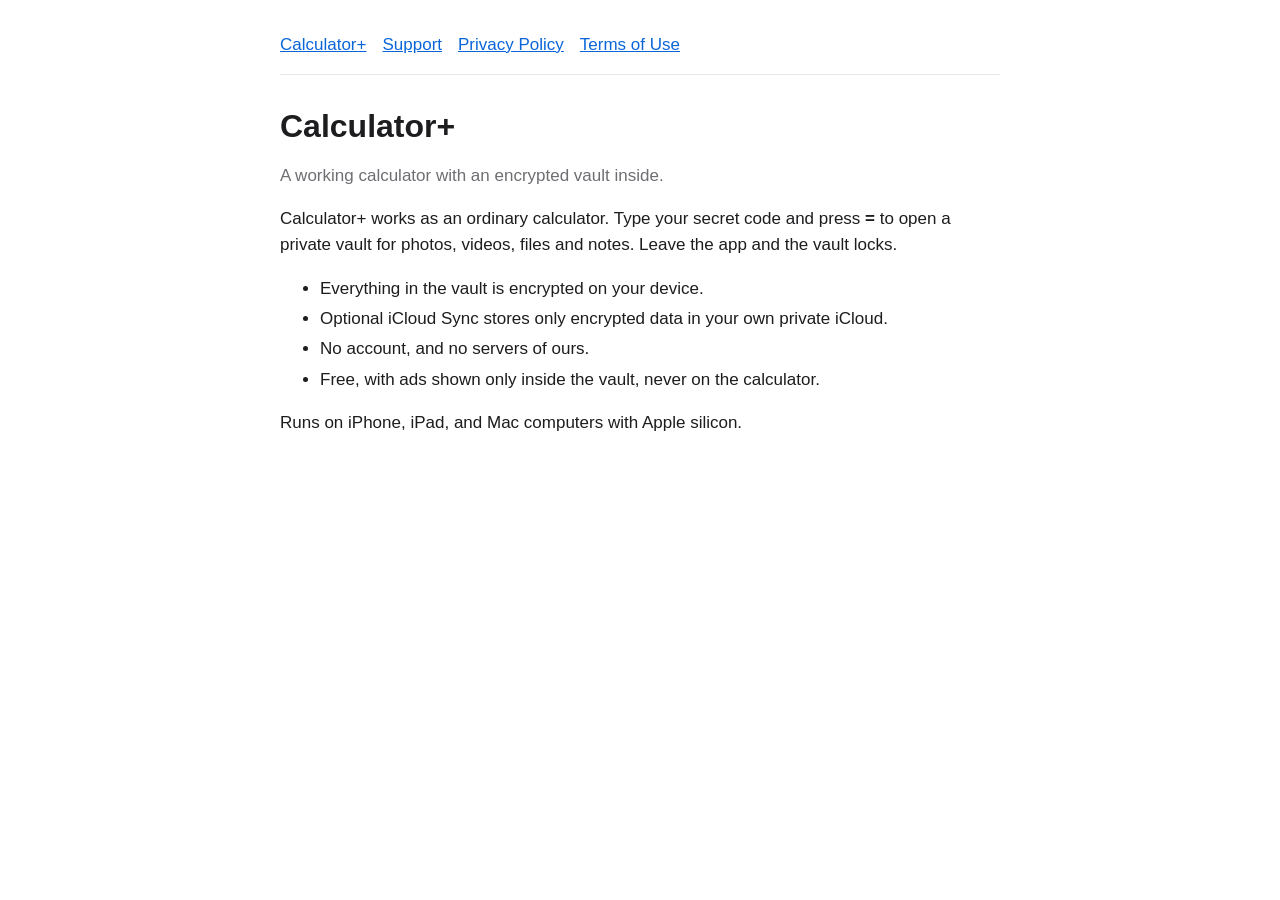
<file: index.html>
<!doctype html>
<html lang="en">
  <head>
    <meta charset="utf-8" />
    <meta name="viewport" content="width=device-width, initial-scale=1" />
    <title>Calculator+</title>
    <link rel="stylesheet" href="style.css" />
  </head>
  <body>
    <main>
      <nav>
        <a href="./">Calculator+</a><a href="support.html">Support</a
        ><a href="privacy.html">Privacy Policy</a
        ><a href="terms.html">Terms of Use</a>
      </nav>

      <h1>Calculator+</h1>
      <p class="muted">A working calculator with an encrypted vault inside.</p>

      <p>
        Calculator+ works as an ordinary calculator. Type your secret code and
        press <strong>=</strong> to open a private vault for photos, videos,
        files and notes. Leave the app and the vault locks.
      </p>

      <ul>
        <li>Everything in the vault is encrypted on your device.</li>
        <li>
          Optional iCloud Sync stores only encrypted data in your own private
          iCloud.
        </li>
        <li>No account, and no servers of ours.</li>
        <li>
          Free, with ads shown only inside the vault, never on the calculator.
        </li>
      </ul>

      <p>Runs on iPhone, iPad, and Mac computers with Apple silicon.</p>
    </main>
  </body>
</html>
</file>
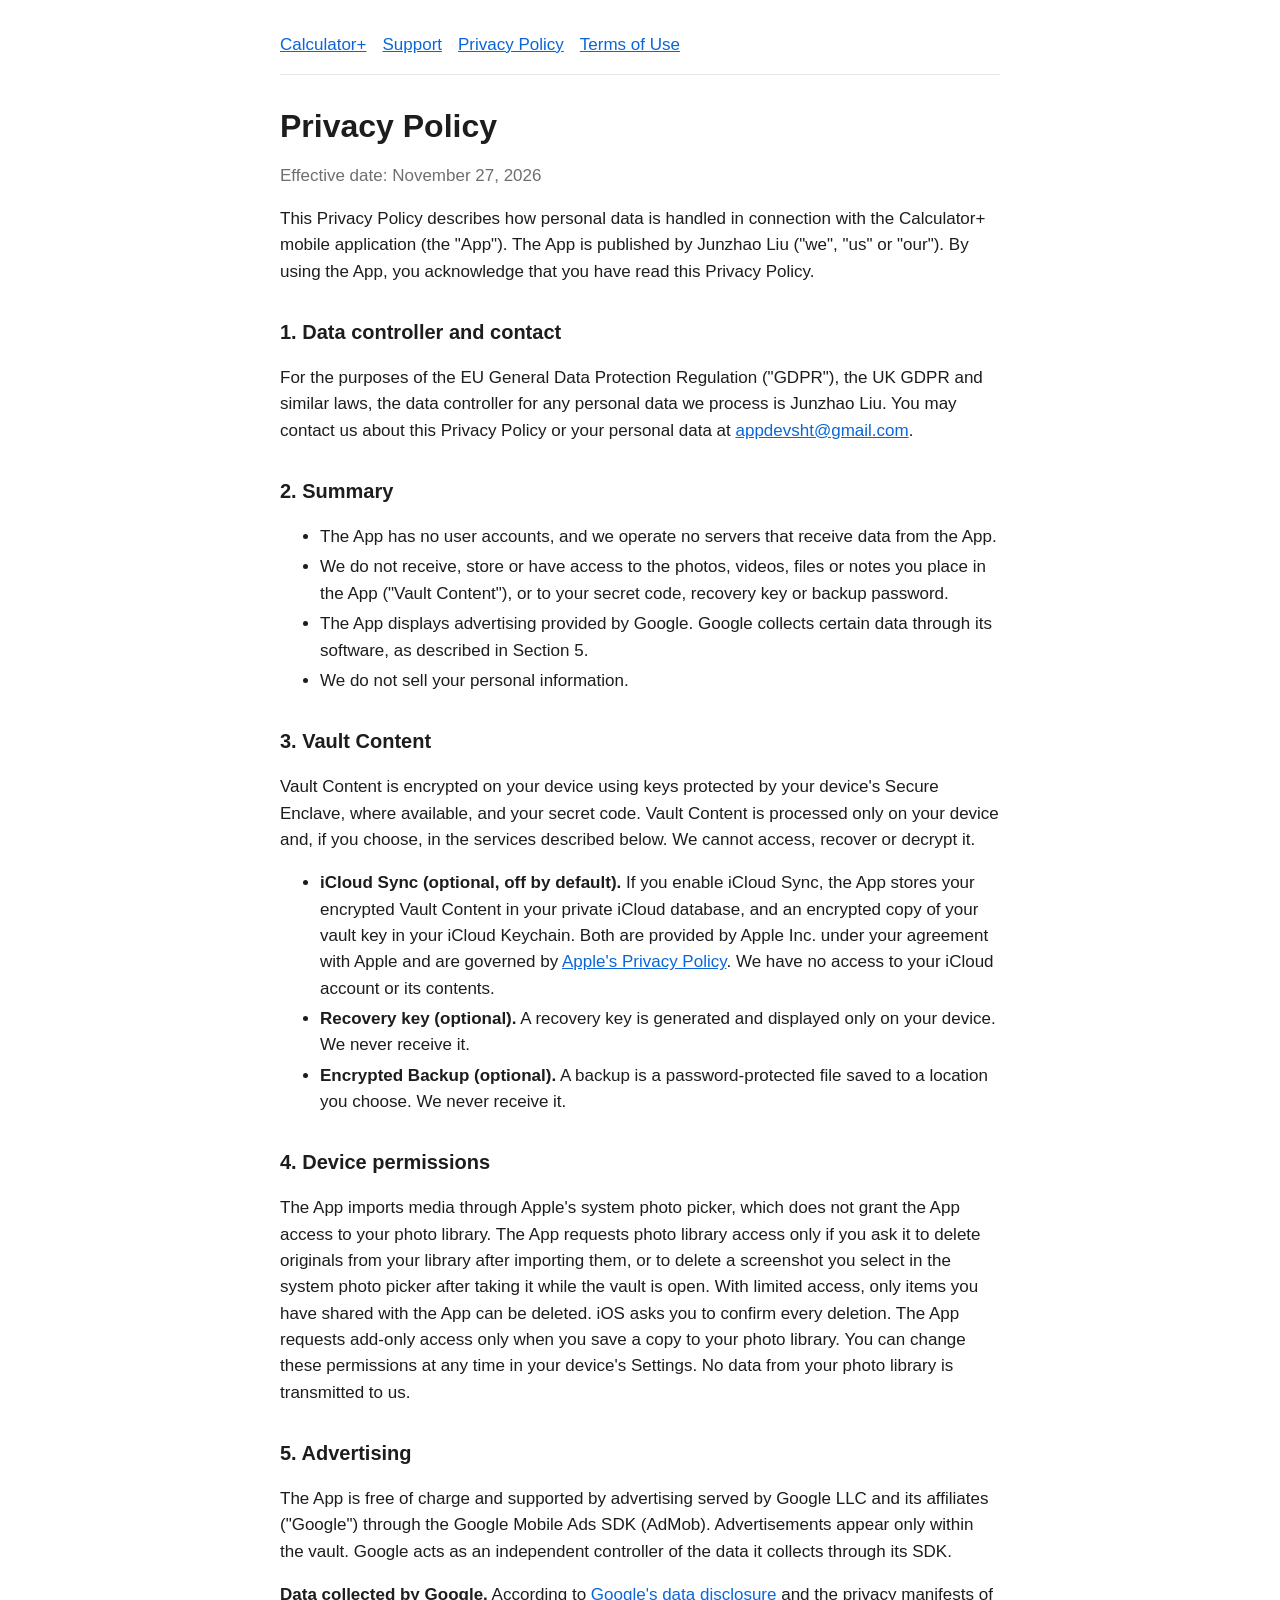
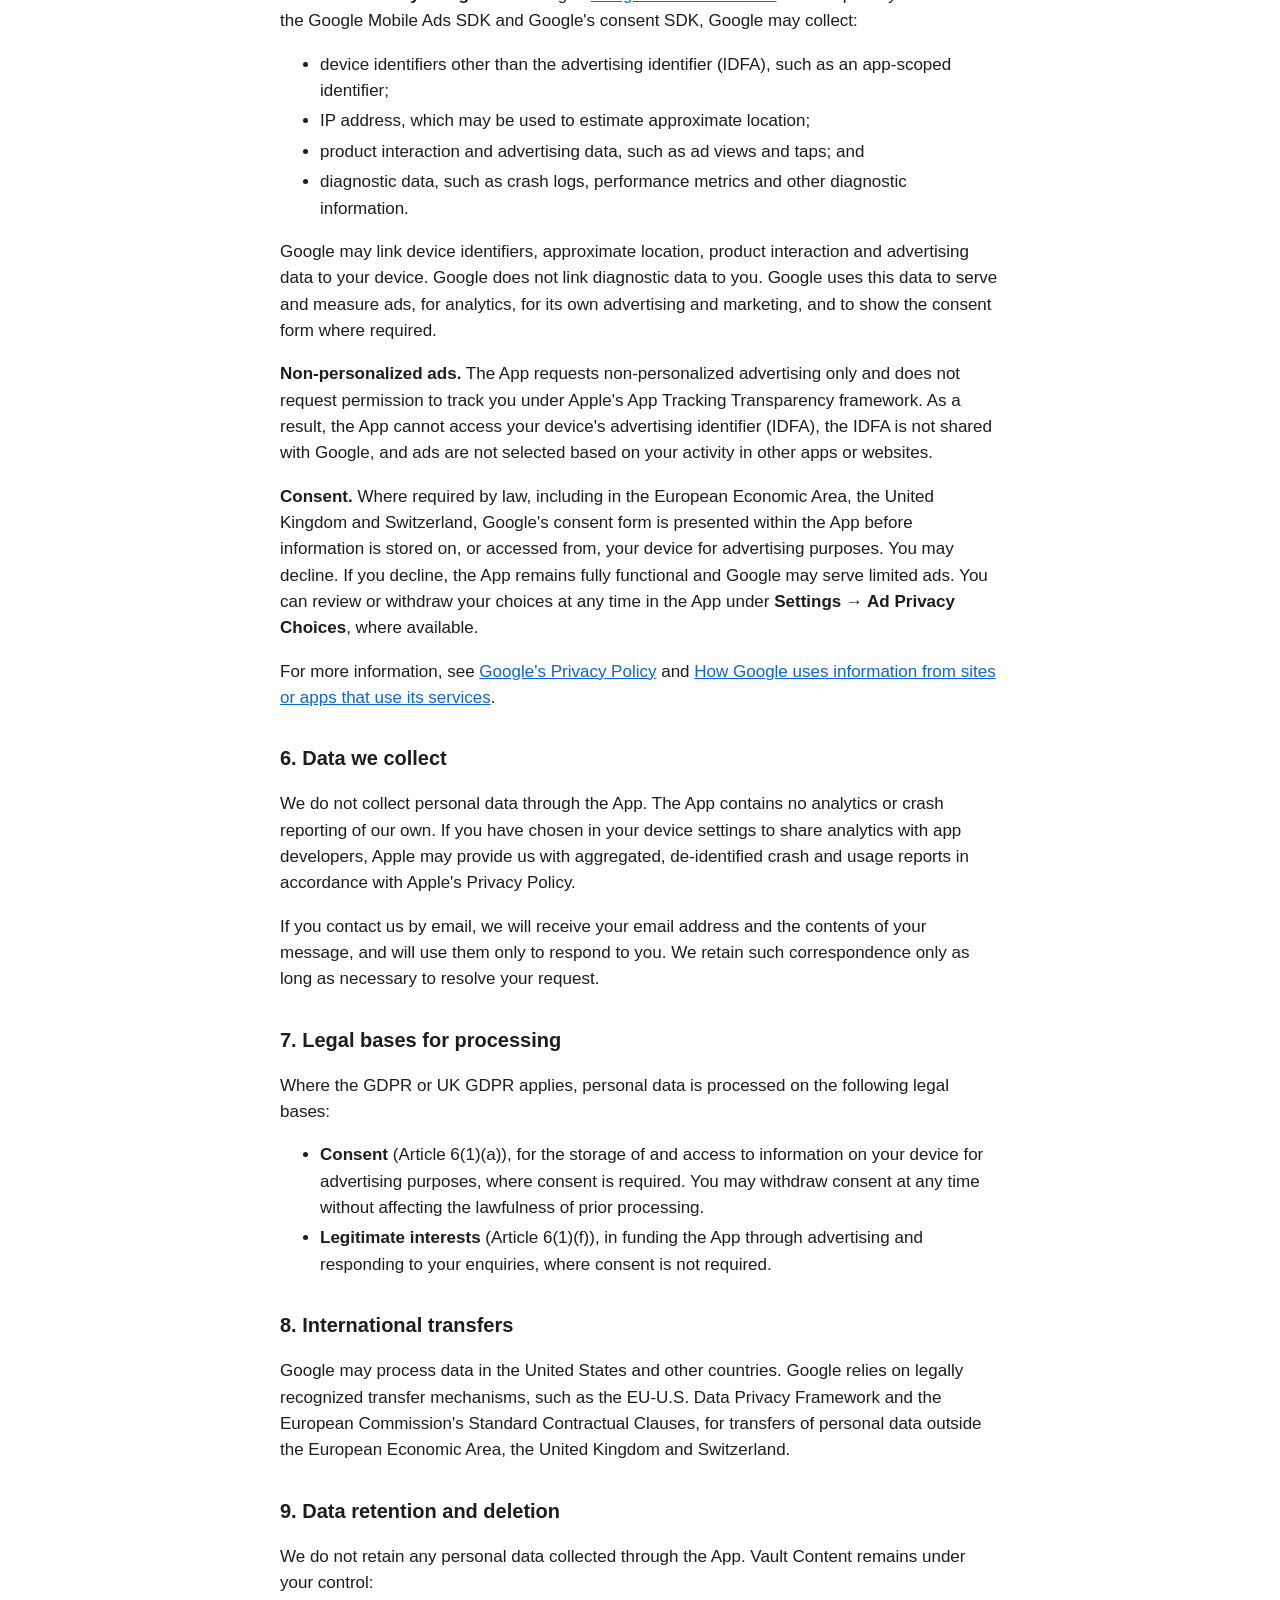
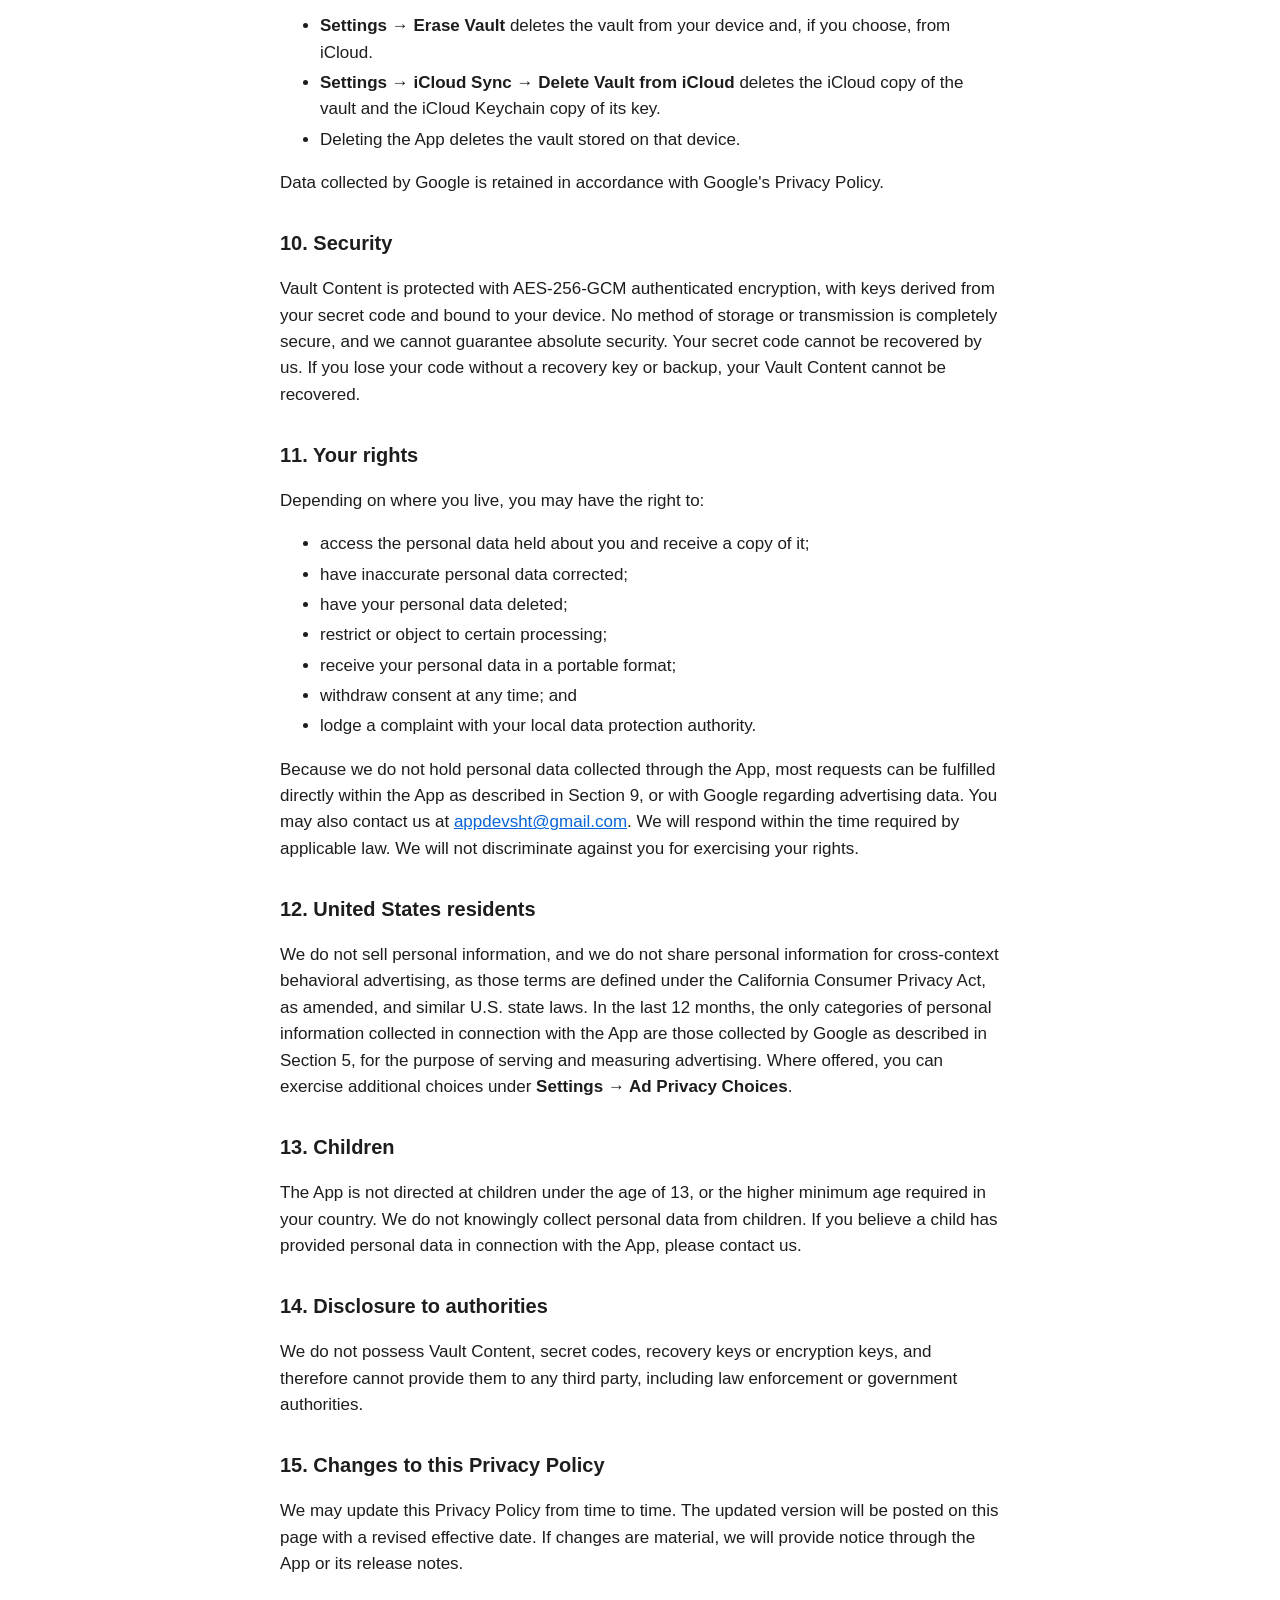
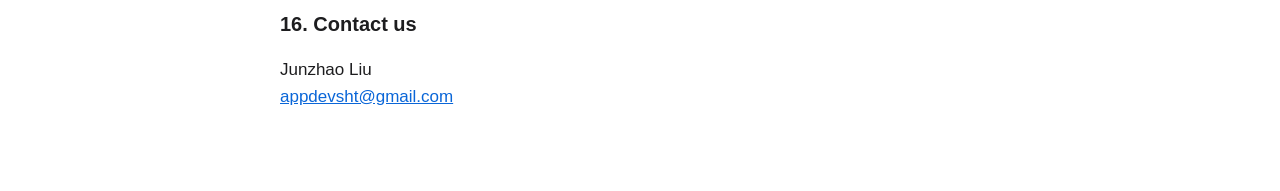
<file: privacy.html>
<!doctype html>
<html lang="en">
  <head>
    <meta charset="utf-8" />
    <meta name="viewport" content="width=device-width, initial-scale=1" />
    <title>Calculator+ Privacy Policy</title>
    <link rel="stylesheet" href="style.css" />
  </head>
  <body>
    <main>
      <nav>
        <a href="./">Calculator+</a><a href="support.html">Support</a
        ><a href="privacy.html">Privacy Policy</a
        ><a href="terms.html">Terms of Use</a>
      </nav>

      <h1>Privacy Policy</h1>
      <p class="muted">Effective date: November 27, 2026</p>

      <p>
        This Privacy Policy describes how personal data is handled in connection
        with the Calculator+ mobile application (the "App"). The App is
        published by Junzhao Liu ("we", "us" or "our"). By using the App, you
        acknowledge that you have read this Privacy Policy.
      </p>

      <h2>1. Data controller and contact</h2>
      <p>
        For the purposes of the EU General Data Protection Regulation ("GDPR"),
        the UK GDPR and similar laws, the data controller for any personal data
        we process is Junzhao Liu. You may contact us about this Privacy Policy
        or your personal data at
        <a href="mailto:appdevsht@gmail.com">appdevsht@gmail.com</a>.
      </p>

      <h2>2. Summary</h2>
      <ul>
        <li>
          The App has no user accounts, and we operate no servers that receive
          data from the App.
        </li>
        <li>
          We do not receive, store or have access to the photos, videos, files
          or notes you place in the App ("Vault Content"), or to your secret
          code, recovery key or backup password.
        </li>
        <li>
          The App displays advertising provided by Google. Google collects
          certain data through its software, as described in Section 5.
        </li>
        <li>We do not sell your personal information.</li>
      </ul>

      <h2>3. Vault Content</h2>
      <p>
        Vault Content is encrypted on your device using keys protected by your
        device's Secure Enclave, where available, and your secret code. Vault
        Content is processed only on your device and, if you choose, in the
        services described below. We cannot access, recover or decrypt it.
      </p>
      <ul>
        <li>
          <strong>iCloud Sync (optional, off by default).</strong> If you enable
          iCloud Sync, the App stores your encrypted Vault Content in your
          private iCloud database, and an encrypted copy of your vault key in
          your iCloud Keychain. Both are provided by Apple Inc. under your
          agreement with Apple and are governed by
          <a href="https://www.apple.com/legal/privacy/"
            >Apple's Privacy Policy</a
          >. We have no access to your iCloud account or its contents.
        </li>
        <li>
          <strong>Recovery key (optional).</strong> A recovery key is generated
          and displayed only on your device. We never receive it.
        </li>
        <li>
          <strong>Encrypted Backup (optional).</strong> A backup is a
          password-protected file saved to a location you choose. We never
          receive it.
        </li>
      </ul>

      <h2>4. Device permissions</h2>
      <p>
        The App imports media through Apple's system photo picker, which does
        not grant the App access to your photo library. The App requests photo
        library access only if you ask it to delete originals from your library
        after importing them, or to delete a screenshot you select in the system
        photo picker after taking it while the vault is open. With limited
        access, only items you have shared with the App can be deleted. iOS asks
        you to confirm every deletion. The App requests add-only access only
        when you save a copy to your photo library. You can change these
        permissions at any time in your device's Settings. No data from your
        photo library is transmitted to us.
      </p>

      <h2>5. Advertising</h2>
      <p>
        The App is free of charge and supported by advertising served by Google
        LLC and its affiliates ("Google") through the Google Mobile Ads SDK
        (AdMob). Advertisements appear only within the vault. Google acts as an
        independent controller of the data it collects through its SDK.
      </p>
      <p>
        <strong>Data collected by Google.</strong> According to
        <a
          href="https://developers.google.com/admob/ios/privacy/data-disclosure"
          >Google's data disclosure</a
        >
        and the privacy manifests of the Google Mobile Ads SDK and Google's
        consent SDK, Google may collect:
      </p>
      <ul>
        <li>
          device identifiers other than the advertising identifier (IDFA), such
          as an app-scoped identifier;
        </li>
        <li>IP address, which may be used to estimate approximate location;</li>
        <li>
          product interaction and advertising data, such as ad views and taps;
          and
        </li>
        <li>
          diagnostic data, such as crash logs, performance metrics and other
          diagnostic information.
        </li>
      </ul>
      <p>
        Google may link device identifiers, approximate location, product
        interaction and advertising data to your device. Google does not link
        diagnostic data to you. Google uses this data to serve and measure ads,
        for analytics, for its own advertising and marketing, and to show the
        consent form where required.
      </p>
      <p>
        <strong>Non-personalized ads.</strong> The App requests non-personalized
        advertising only and does not request permission to track you under
        Apple's App Tracking Transparency framework. As a result, the App cannot
        access your device's advertising identifier (IDFA), the IDFA is not
        shared with Google, and ads are not selected based on your activity in
        other apps or websites.
      </p>
      <p>
        <strong>Consent.</strong> Where required by law, including in the
        European Economic Area, the United Kingdom and Switzerland, Google's
        consent form is presented within the App before information is stored
        on, or accessed from, your device for advertising purposes. You may
        decline. If you decline, the App remains fully functional and Google may
        serve limited ads. You can review or withdraw your choices at any time
        in the App under <strong>Settings → Ad Privacy Choices</strong>, where
        available.
      </p>
      <p>
        For more information, see
        <a href="https://policies.google.com/privacy"
          >Google's Privacy Policy</a
        >
        and
        <a href="https://policies.google.com/technologies/partner-sites"
          >How Google uses information from sites or apps that use its
          services</a
        >.
      </p>

      <h2>6. Data we collect</h2>
      <p>
        We do not collect personal data through the App. The App contains no
        analytics or crash reporting of our own. If you have chosen in your
        device settings to share analytics with app developers, Apple may
        provide us with aggregated, de-identified crash and usage reports in
        accordance with Apple's Privacy Policy.
      </p>
      <p>
        If you contact us by email, we will receive your email address and the
        contents of your message, and will use them only to respond to you. We
        retain such correspondence only as long as necessary to resolve your
        request.
      </p>

      <h2>7. Legal bases for processing</h2>
      <p>
        Where the GDPR or UK GDPR applies, personal data is processed on the
        following legal bases:
      </p>
      <ul>
        <li>
          <strong>Consent</strong> (Article 6(1)(a)), for the storage of and
          access to information on your device for advertising purposes, where
          consent is required. You may withdraw consent at any time without
          affecting the lawfulness of prior processing.
        </li>
        <li>
          <strong>Legitimate interests</strong> (Article 6(1)(f)), in funding
          the App through advertising and responding to your enquiries, where
          consent is not required.
        </li>
      </ul>

      <h2>8. International transfers</h2>
      <p>
        Google may process data in the United States and other countries. Google
        relies on legally recognized transfer mechanisms, such as the EU-U.S.
        Data Privacy Framework and the European Commission's Standard
        Contractual Clauses, for transfers of personal data outside the European
        Economic Area, the United Kingdom and Switzerland.
      </p>

      <h2>9. Data retention and deletion</h2>
      <p>
        We do not retain any personal data collected through the App. Vault
        Content remains under your control:
      </p>
      <ul>
        <li>
          <strong>Settings → Erase Vault</strong> deletes the vault from your
          device and, if you choose, from iCloud.
        </li>
        <li>
          <strong>Settings → iCloud Sync → Delete Vault from iCloud</strong>
          deletes the iCloud copy of the vault and the iCloud Keychain copy of
          its key.
        </li>
        <li>Deleting the App deletes the vault stored on that device.</li>
      </ul>
      <p>
        Data collected by Google is retained in accordance with Google's Privacy
        Policy.
      </p>

      <h2>10. Security</h2>
      <p>
        Vault Content is protected with AES-256-GCM authenticated encryption,
        with keys derived from your secret code and bound to your device. No
        method of storage or transmission is completely secure, and we cannot
        guarantee absolute security. Your secret code cannot be recovered by us.
        If you lose your code without a recovery key or backup, your Vault
        Content cannot be recovered.
      </p>

      <h2>11. Your rights</h2>
      <p>Depending on where you live, you may have the right to:</p>
      <ul>
        <li>
          access the personal data held about you and receive a copy of it;
        </li>
        <li>have inaccurate personal data corrected;</li>
        <li>have your personal data deleted;</li>
        <li>restrict or object to certain processing;</li>
        <li>receive your personal data in a portable format;</li>
        <li>withdraw consent at any time; and</li>
        <li>lodge a complaint with your local data protection authority.</li>
      </ul>
      <p>
        Because we do not hold personal data collected through the App, most
        requests can be fulfilled directly within the App as described in
        Section 9, or with Google regarding advertising data. You may also
        contact us at
        <a href="mailto:appdevsht@gmail.com">appdevsht@gmail.com</a>. We will
        respond within the time required by applicable law. We will not
        discriminate against you for exercising your rights.
      </p>

      <h2>12. United States residents</h2>
      <p>
        We do not sell personal information, and we do not share personal
        information for cross-context behavioral advertising, as those terms are
        defined under the California Consumer Privacy Act, as amended, and
        similar U.S. state laws. In the last 12 months, the only categories of
        personal information collected in connection with the App are those
        collected by Google as described in Section 5, for the purpose of
        serving and measuring advertising. Where offered, you can exercise
        additional choices under <strong>Settings → Ad Privacy Choices</strong>.
      </p>

      <h2>13. Children</h2>
      <p>
        The App is not directed at children under the age of 13, or the higher
        minimum age required in your country. We do not knowingly collect
        personal data from children. If you believe a child has provided
        personal data in connection with the App, please contact us.
      </p>

      <h2>14. Disclosure to authorities</h2>
      <p>
        We do not possess Vault Content, secret codes, recovery keys or
        encryption keys, and therefore cannot provide them to any third party,
        including law enforcement or government authorities.
      </p>

      <h2>15. Changes to this Privacy Policy</h2>
      <p>
        We may update this Privacy Policy from time to time. The updated version
        will be posted on this page with a revised effective date. If changes
        are material, we will provide notice through the App or its release
        notes.
      </p>

      <h2>16. Contact us</h2>
      <p>
        Junzhao Liu<br /><a href="mailto:appdevsht@gmail.com"
          >appdevsht@gmail.com</a
        >
      </p>
    </main>
  </body>
</html>
</file>
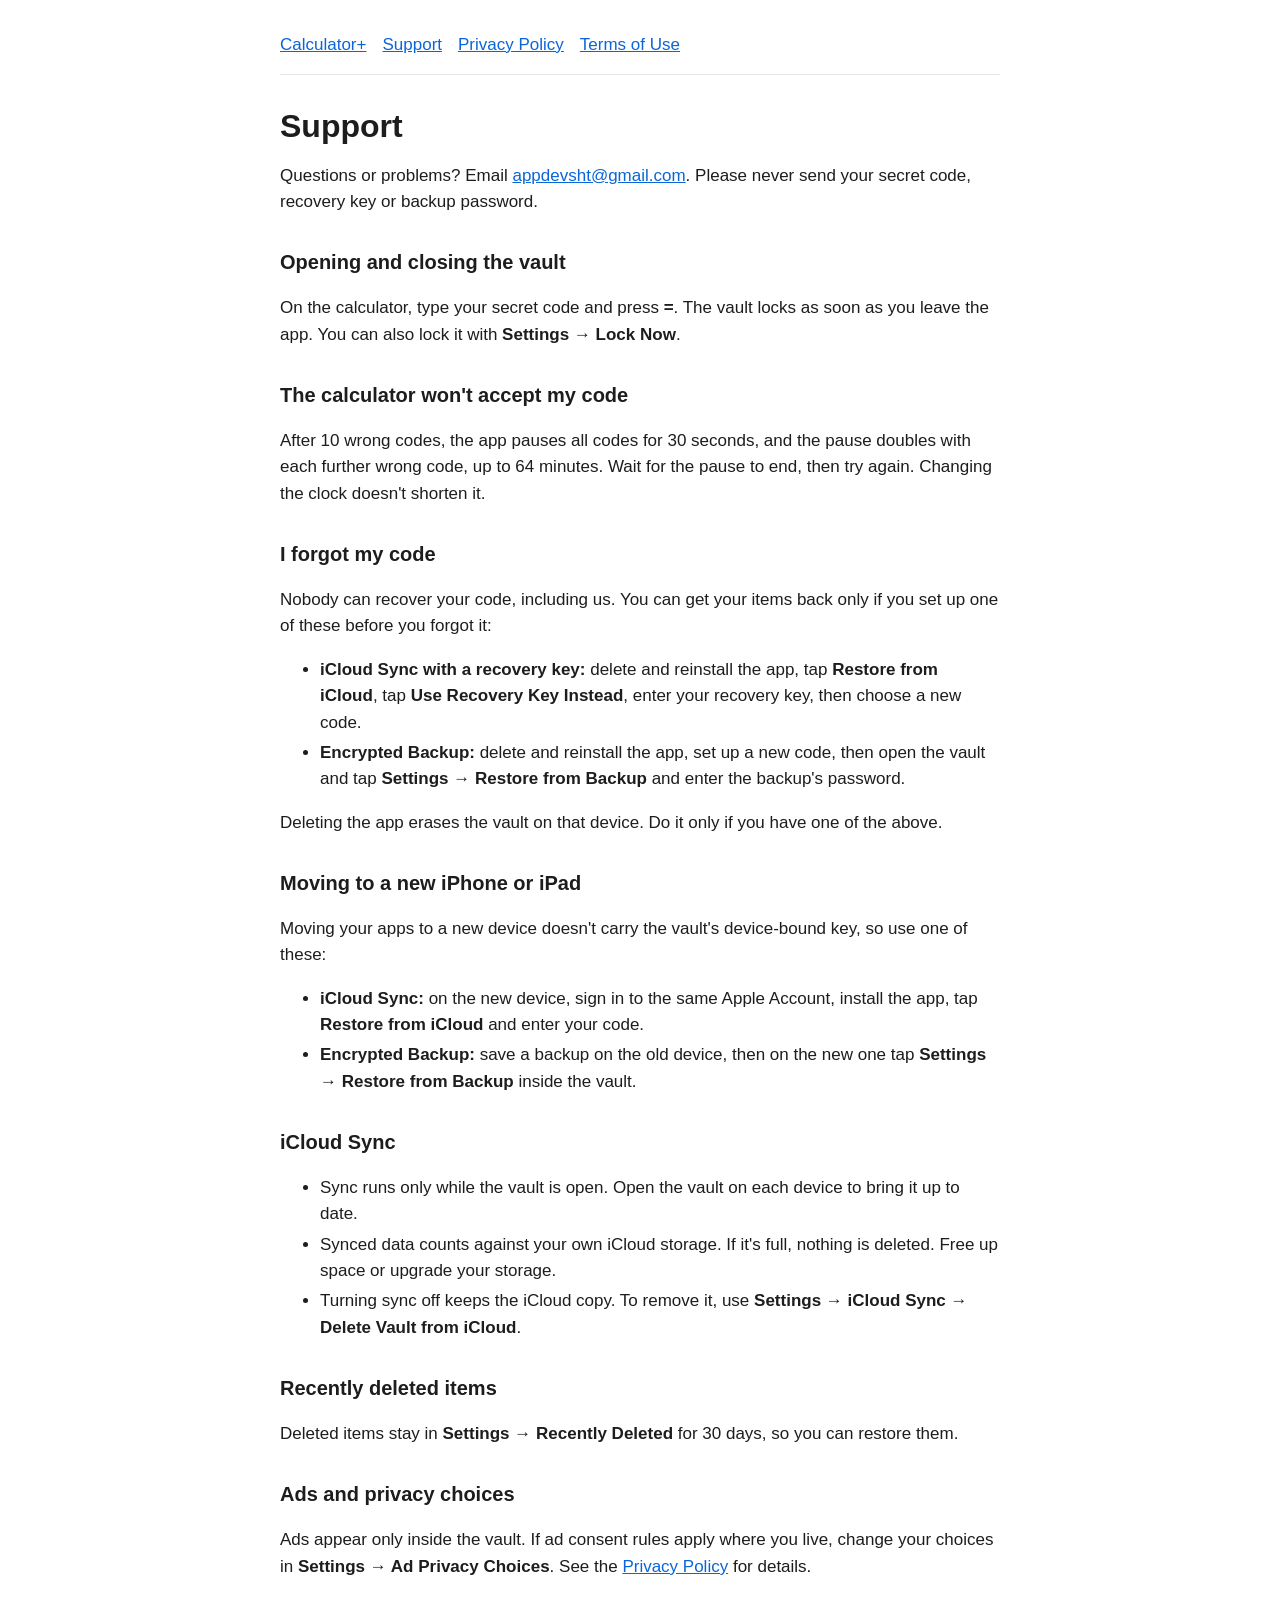
<file: support.html>
<!doctype html>
<html lang="en">
  <head>
    <meta charset="utf-8" />
    <meta name="viewport" content="width=device-width, initial-scale=1" />
    <title>Calculator+ Support</title>
    <link rel="stylesheet" href="style.css" />
  </head>
  <body>
    <main>
      <nav>
        <a href="./">Calculator+</a><a href="support.html">Support</a
        ><a href="privacy.html">Privacy Policy</a
        ><a href="terms.html">Terms of Use</a>
      </nav>

      <h1>Support</h1>
      <p>
        Questions or problems? Email
        <a href="mailto:appdevsht@gmail.com">appdevsht@gmail.com</a>. Please never send your
        secret code, recovery key or backup password.
      </p>

      <h2>Opening and closing the vault</h2>
      <p>
        On the calculator, type your secret code and press <strong>=</strong>.
        The vault locks as soon as you leave the app. You can also lock it with
        <strong>Settings → Lock Now</strong>.
      </p>

      <h2>The calculator won't accept my code</h2>
      <p>
        After 10 wrong codes, the app pauses all codes for 30 seconds, and the
        pause doubles with each further wrong code, up to 64 minutes. Wait for
        the pause to end, then try again. Changing the clock doesn't shorten it.
      </p>

      <h2>I forgot my code</h2>
      <p>
        Nobody can recover your code, including us. You can get your items back
        only if you set up one of these before you forgot it:
      </p>
      <ul>
        <li>
          <strong>iCloud Sync with a recovery key:</strong> delete and reinstall
          the app, tap <strong>Restore from iCloud</strong>, tap
          <strong>Use Recovery Key Instead</strong>, enter your recovery key,
          then choose a new code.
        </li>
        <li>
          <strong>Encrypted Backup:</strong> delete and reinstall the app, set
          up a new code, then open the vault and tap
          <strong>Settings → Restore from Backup</strong> and enter the backup's
          password.
        </li>
      </ul>
      <p>
        Deleting the app erases the vault on that device. Do it only if you have
        one of the above.
      </p>

      <h2>Moving to a new iPhone or iPad</h2>
      <p>
        Moving your apps to a new device doesn't carry the vault's device-bound
        key, so use one of these:
      </p>
      <ul>
        <li>
          <strong>iCloud Sync:</strong> on the new device, sign in to the same
          Apple Account, install the app, tap
          <strong>Restore from iCloud</strong> and enter your code.
        </li>
        <li>
          <strong>Encrypted Backup:</strong> save a backup on the old device,
          then on the new one tap
          <strong>Settings → Restore from Backup</strong>
          inside the vault.
        </li>
      </ul>

      <h2>iCloud Sync</h2>
      <ul>
        <li>
          Sync runs only while the vault is open. Open the vault on each device
          to bring it up to date.
        </li>
        <li>
          Synced data counts against your own iCloud storage. If it's full,
          nothing is deleted. Free up space or upgrade your storage.
        </li>
        <li>
          Turning sync off keeps the iCloud copy. To remove it, use
          <strong>Settings → iCloud Sync → Delete Vault from iCloud</strong>.
        </li>
      </ul>

      <h2>Recently deleted items</h2>
      <p>
        Deleted items stay in <strong>Settings → Recently Deleted</strong> for
        30 days, so you can restore them.
      </p>

      <h2>Ads and privacy choices</h2>
      <p>
        Ads appear only inside the vault. If ad consent rules apply where you
        live, change your choices in
        <strong>Settings → Ad Privacy Choices</strong>. See the
        <a href="privacy.html">Privacy Policy</a> for details.
      </p>
    </main>
  </body>
</html>
</file>
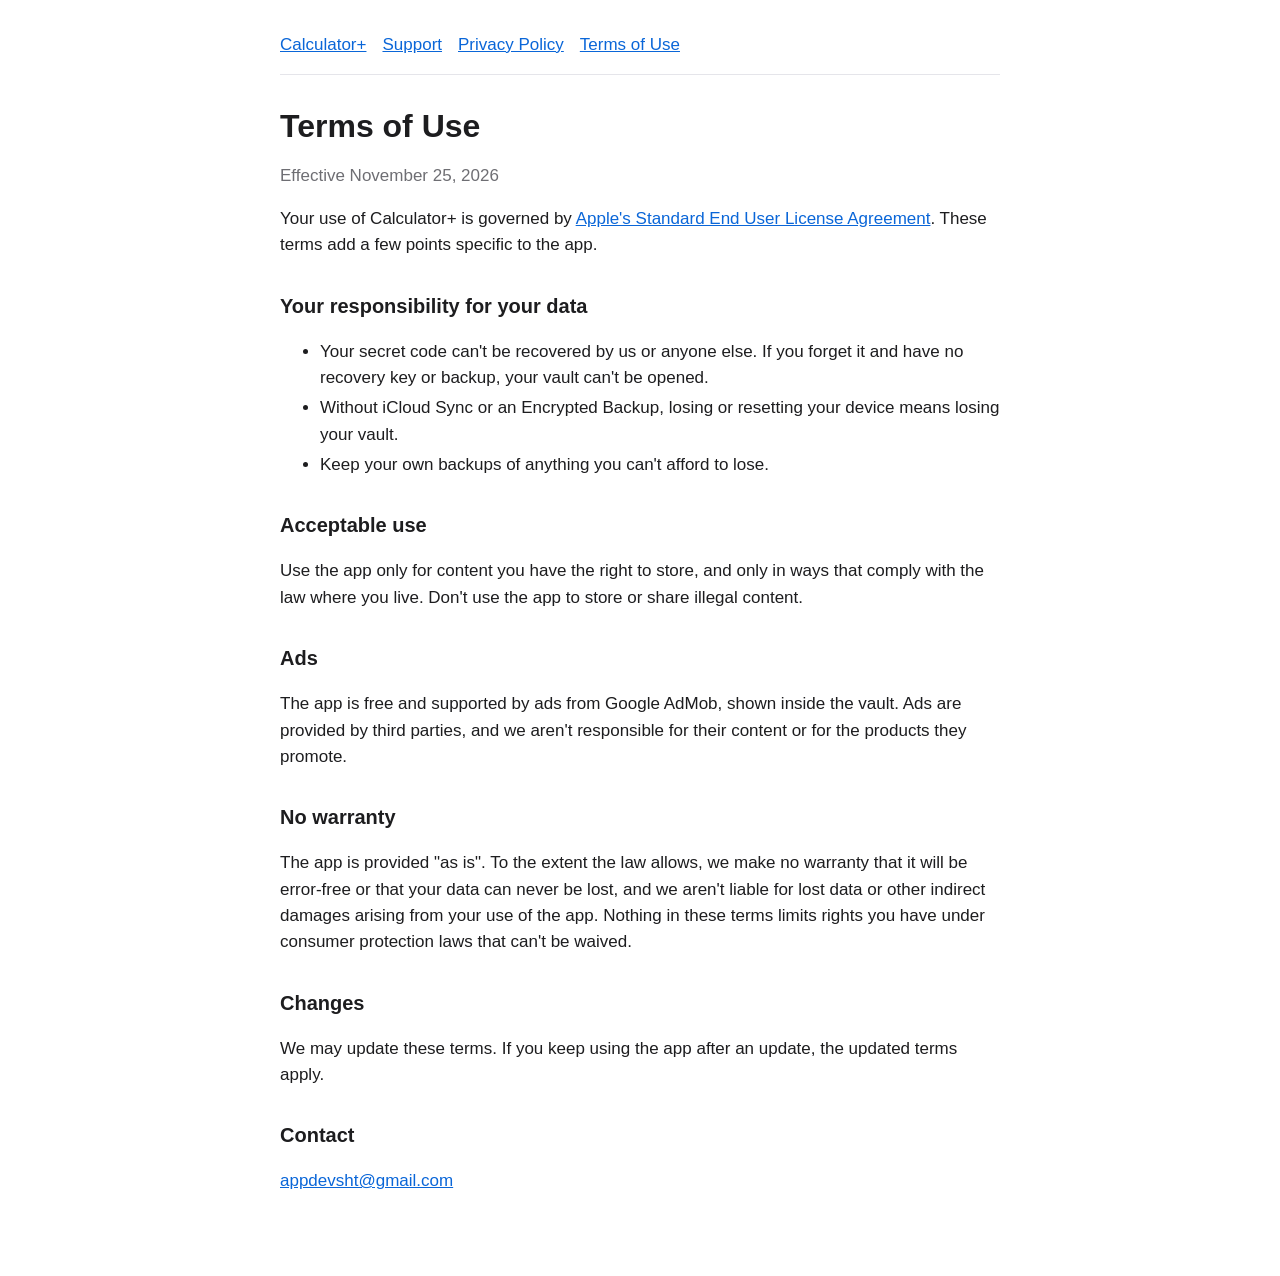
<file: terms.html>
<!doctype html>
<html lang="en">
  <head>
    <meta charset="utf-8" />
    <meta name="viewport" content="width=device-width, initial-scale=1" />
    <title>Calculator+ Terms of Use</title>
    <link rel="stylesheet" href="style.css" />
  </head>
  <body>
    <main>
      <nav>
        <a href="./">Calculator+</a><a href="support.html">Support</a
        ><a href="privacy.html">Privacy Policy</a
        ><a href="terms.html">Terms of Use</a>
      </nav>

      <h1>Terms of Use</h1>
      <p class="muted">Effective November 25, 2026</p>

      <p>
        Your use of Calculator+ is governed by
        <a
          href="https://www.apple.com/legal/internet-services/itunes/dev/stdeula/"
          >Apple's Standard End User License Agreement</a
        >. These terms add a few points specific to the app.
      </p>

      <h2>Your responsibility for your data</h2>
      <ul>
        <li>
          Your secret code can't be recovered by us or anyone else. If you
          forget it and have no recovery key or backup, your vault can't be
          opened.
        </li>
        <li>
          Without iCloud Sync or an Encrypted Backup, losing or resetting your
          device means losing your vault.
        </li>
        <li>Keep your own backups of anything you can't afford to lose.</li>
      </ul>

      <h2>Acceptable use</h2>
      <p>
        Use the app only for content you have the right to store, and only in
        ways that comply with the law where you live. Don't use the app to store
        or share illegal content.
      </p>

      <h2>Ads</h2>
      <p>
        The app is free and supported by ads from Google AdMob, shown inside the
        vault. Ads are provided by third parties, and we aren't responsible for
        their content or for the products they promote.
      </p>

      <h2>No warranty</h2>
      <p>
        The app is provided "as is". To the extent the law allows, we make no
        warranty that it will be error-free or that your data can never be lost,
        and we aren't liable for lost data or other indirect damages arising
        from your use of the app. Nothing in these terms limits rights you have
        under consumer protection laws that can't be waived.
      </p>

      <h2>Changes</h2>
      <p>
        We may update these terms. If you keep using the app after an update,
        the updated terms apply.
      </p>

      <h2>Contact</h2>
      <p><a href="mailto:appdevsht@gmail.com">appdevsht@gmail.com</a></p>
    </main>
  </body>
</html>
</file>
<file: style.css>
:root {
  --bg: #ffffff;
  --fg: #1d1d1f;
  --muted: #6e6e73;
  --link: #0a66d8;
  --rule: #e5e5ea;
}
@media (prefers-color-scheme: dark) {
  :root {
    --bg: #000000;
    --fg: #f5f5f7;
    --muted: #a1a1a6;
    --link: #4da3ff;
    --rule: #2c2c2e;
  }
}
body {
  margin: 0;
  background: var(--bg);
  color: var(--fg);
  font:
    17px/1.55 -apple-system,
    BlinkMacSystemFont,
    "Segoe UI",
    Roboto,
    sans-serif;
}
main {
  max-width: 720px;
  margin: 0 auto;
  padding: 32px 16px 64px;
}
nav {
  display: flex;
  flex-wrap: wrap;
  gap: 16px;
  padding-bottom: 16px;
  border-bottom: 1px solid var(--rule);
}
a {
  color: var(--link);
}
h1 {
  font-size: 2rem;
  line-height: 1.2;
  margin: 32px 0 4px;
}
h2 {
  font-size: 1.25rem;
  margin: 32px 0 8px;
}
.muted {
  color: var(--muted);
}
li {
  margin: 4px 0;
}
</file>
